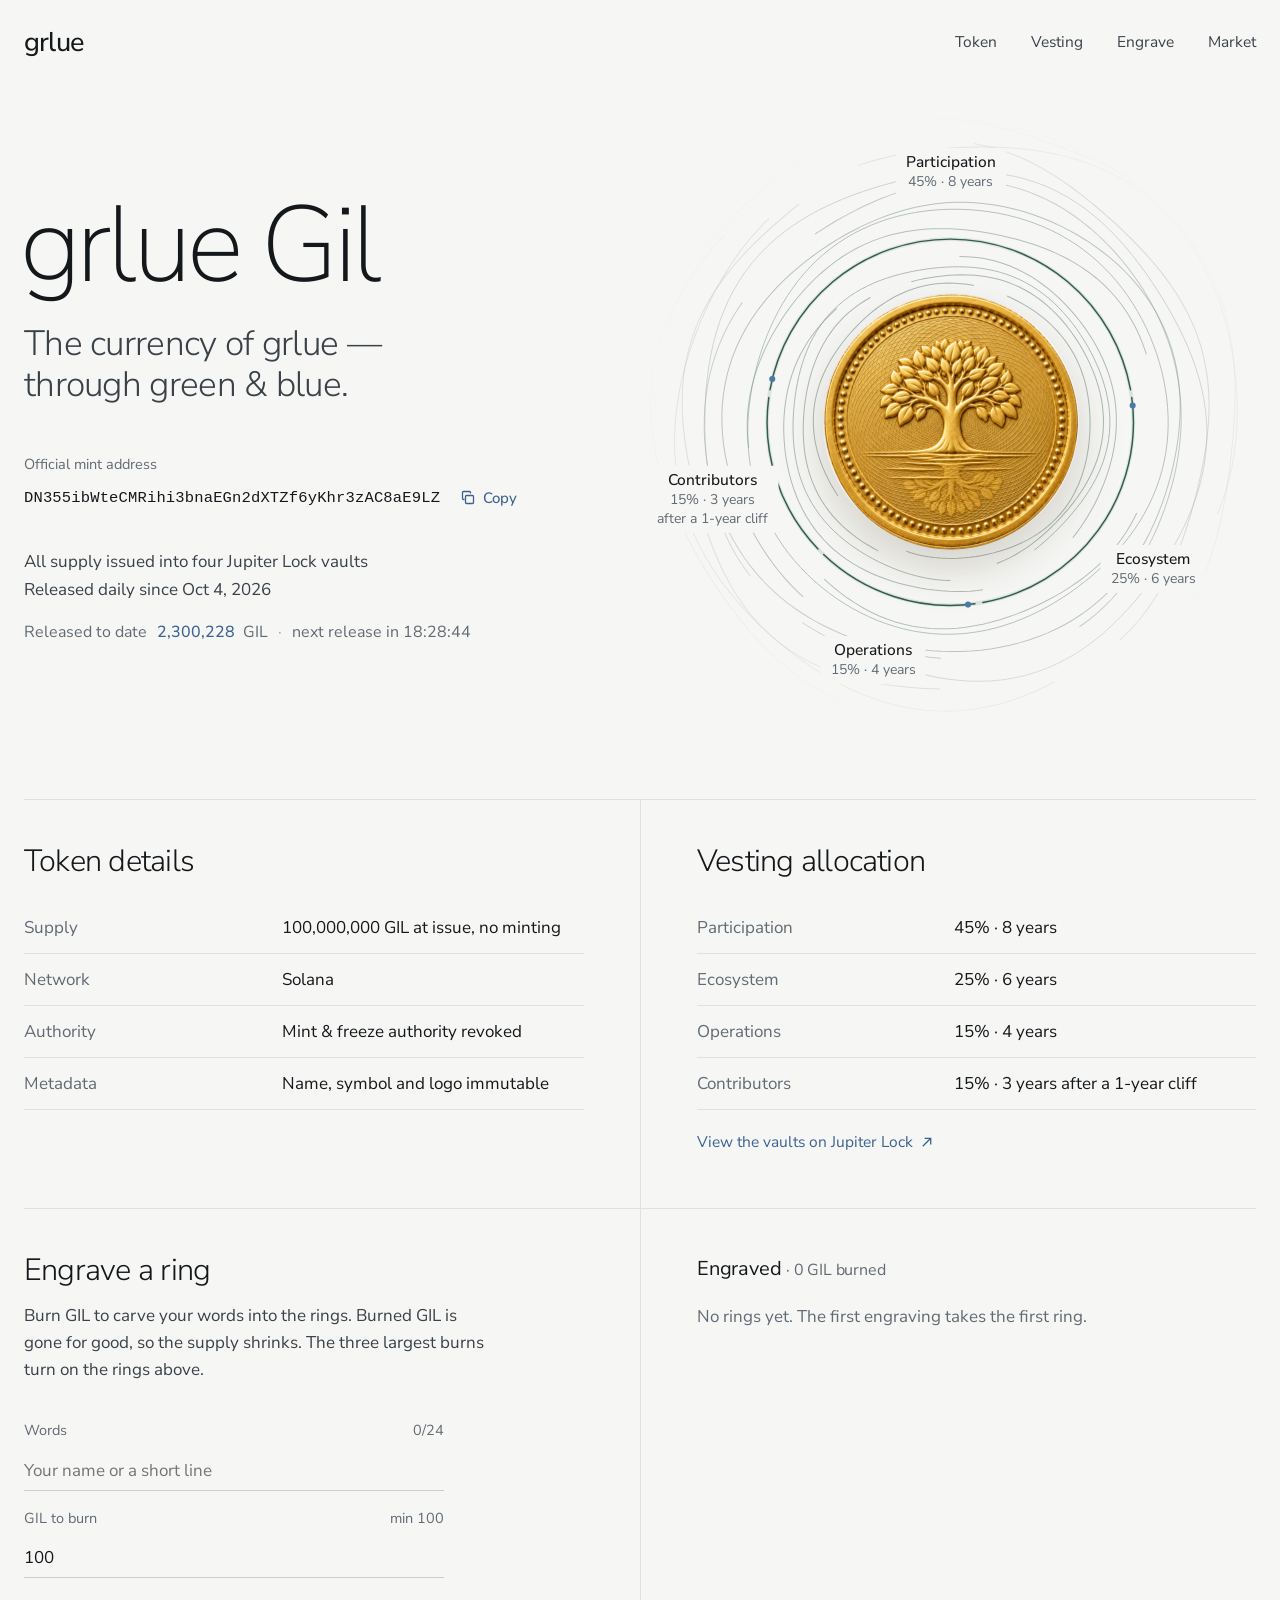
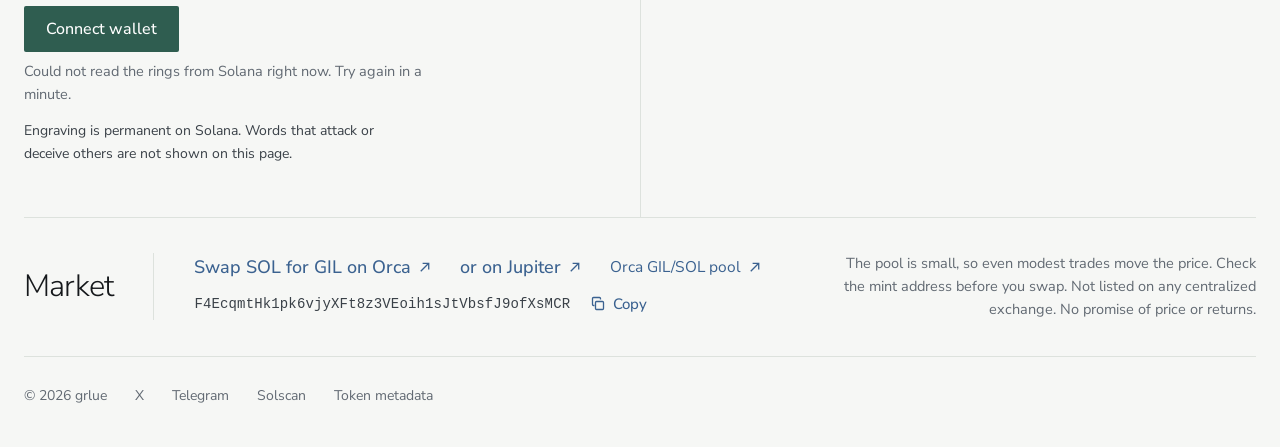
<file: index.html>
<!doctype html>
<html lang="en">
<head>
  <meta charset="utf-8">
  <meta name="viewport" content="width=device-width, initial-scale=1">
  <meta name="description" content="grlue Gil (GIL), the currency of grlue. Official Solana mint address, fixed supply and daily vesting schedule.">
  <meta property="og:type" content="website">
  <meta property="og:title" content="grlue Gil (GIL)">
  <meta property="og:description" content="The currency of grlue. Official Solana mint: DN355ibWteCMRihi3bnaEGn2dXTZf6yKhr3zAC8aE9LZ">
  <meta property="og:url" content="https://gil.grlue.com/">
  <meta property="og:image" content="https://gil.grlue.com/assets/logo/gil-back-512.png">
  <meta name="twitter:card" content="summary">
  <meta name="theme-color" content="#f6f7f5">
  <title>grlue Gil (GIL)</title>
  <link rel="icon" type="image/png" href="assets/logo/gil-back-32.png">
  <link rel="stylesheet" href="home.css">
  <script src="gil.js" defer></script>
  <script src="rings.js" defer></script>
</head>
<body>
  <a class="skip" href="#main">Skip to content</a>
  <header class="nav wrap">
    <a class="wordmark" href="#top" aria-label="grlue home">grlue</a>
    <nav aria-label="Sections">
      <a href="#token">Token</a>
      <a href="#vesting">Vesting</a>
      <a href="#engrave">Engrave</a>
      <a href="#market">Market</a>
    </nav>
  </header>

  <main id="main">
    <section class="hero wrap" id="top" aria-labelledby="title">
      <div class="hero-copy">
        <h1 id="title">grlue Gil</h1>
        <p class="purpose">The currency of grlue&nbsp;—<br>through green &amp; blue.</p>

        <div class="mint">
          <p class="label" id="mint-label">Official mint address</p>
          <div class="addr">
            <code aria-labelledby="mint-label">DN355ibWteCMRihi3bnaEGn2dXTZf6yKhr3zAC8aE9LZ</code>
            <button class="copy" type="button" data-copy="DN355ibWteCMRihi3bnaEGn2dXTZf6yKhr3zAC8aE9LZ">
              <svg viewBox="0 0 16 16" aria-hidden="true"><rect x="5.5" y="5.5" width="8" height="8" rx="1"/><path d="M10.5 3.5v-1a1 1 0 0 0-1-1h-6a1 1 0 0 0-1 1v6a1 1 0 0 0 1 1h1"/></svg>
              <span>Copy</span>
            </button>
          </div>
        </div>

        <p class="lock-line">All supply issued into four Jupiter Lock vaults<br>Released daily since Oct 4, 2026</p>
        <p class="released">Released to date <strong id="released">—</strong> GIL<span class="next" id="next-wrap" hidden><span class="sep" aria-hidden="true">·</span>next release in <span id="next">--:--:--</span></span></p>
      </div>

      <figure class="rings" aria-label="The coin at the centre of rings. The vault ring is split by allocation: Participation 45%, Ecosystem 25%, Operations 15%, Contributors 15%.">
        <svg id="ring-art" viewBox="-500 -500 1000 1000" aria-hidden="true"></svg>
        <img class="coin" src="assets/logo/gil-back-512.png" srcset="assets/logo/gil-back-512.png 1x, assets/logo/gil-back-full.png 2x" width="512" height="512" alt="The GIL coin: a leafy tree reflected in still fresh water" fetchpriority="high">
        <div class="v-tag" style="--a:0"><b>Participation</b><span>45% · 8 years</span></div>
        <div class="v-tag" style="--a:126"><b>Ecosystem</b><span>25% · 6 years</span></div>
        <div class="v-tag" style="--a:198"><b>Operations</b><span>15% · 4 years</span></div>
        <div class="v-tag" style="--a:252"><b>Contributors</b><span>15% · 3 years<br>after a 1-year cliff</span></div>
      </figure>
    </section>

    <section class="details wrap" aria-label="Token and vesting details">
      <div class="col" id="token">
        <h2>Token details</h2>
        <dl>
          <div><dt>Supply</dt><dd>100,000,000 GIL at issue, no minting<span class="supply-now" id="supply-now"></span></dd></div>
          <div><dt>Network</dt><dd>Solana</dd></div>
          <div><dt>Authority</dt><dd>Mint &amp; freeze authority revoked</dd></div>
          <div><dt>Metadata</dt><dd>Name, symbol and logo immutable</dd></div>
        </dl>
      </div>
      <div class="col" id="vesting">
        <h2>Vesting allocation</h2>
        <dl>
          <div><dt>Participation</dt><dd>45% · 8 years</dd></div>
          <div><dt>Ecosystem</dt><dd>25% · 6 years</dd></div>
          <div><dt>Operations</dt><dd>15% · 4 years</dd></div>
          <div><dt>Contributors</dt><dd>15% · 3 years after a 1-year cliff</dd></div>
        </dl>
        <a class="ext" href="https://lock.jup.ag/token/DN355ibWteCMRihi3bnaEGn2dXTZf6yKhr3zAC8aE9LZ" target="_blank" rel="noopener">View the vaults on Jupiter Lock<svg viewBox="0 0 16 16" aria-hidden="true"><path d="M6 3.5h6.5V10M12.5 3.5 4 12"/></svg></a>
      </div>
    </section>

    <section class="engrave wrap" id="engrave" aria-labelledby="engrave-title">
      <div class="eng-copy">
        <h2 id="engrave-title">Engrave a ring</h2>
        <p>Burn GIL to carve your words into the rings. Burned GIL is gone for good, so the supply shrinks. The three largest burns turn on the rings above.</p>
        <div class="eng-form">
          <label for="ring-text">Words <span id="ring-count">0/24</span></label>
          <input id="ring-text" type="text" maxlength="24" autocomplete="off" placeholder="Your name or a short line">
          <label for="ring-amount">GIL to burn <span>min 100</span></label>
          <input id="ring-amount" type="number" min="100" step="1" value="100" inputmode="numeric">
          <button id="ring-go" type="button">Connect wallet</button>
          <p class="eng-status" id="ring-status" role="status" aria-live="polite">Open this page in your Solana wallet's browser to engrave.</p>
        </div>
        <p class="eng-fine">Engraving is permanent on Solana. Words that attack or deceive others are not shown on this page.</p>
      </div>
      <div class="eng-list">
        <h3>Engraved <span class="eng-total">· <span id="ring-burned">0</span> GIL burned</span></h3>
        <p class="eng-empty" id="ring-empty">No rings yet. The first engraving takes the first ring.</p>
        <ol id="ring-list"></ol>
      </div>
    </section>

    <section class="market wrap" id="market" aria-labelledby="market-title">
      <h2 id="market-title">Market</h2>
      <div class="market-body">
        <a class="ext strong" href="https://www.orca.so/trade?tokenIn=So11111111111111111111111111111111111111112&amp;tokenOut=DN355ibWteCMRihi3bnaEGn2dXTZf6yKhr3zAC8aE9LZ" target="_blank" rel="noopener">Swap SOL for GIL on Orca<svg viewBox="0 0 16 16" aria-hidden="true"><path d="M6 3.5h6.5V10M12.5 3.5 4 12"/></svg></a>
        <a class="ext strong" href="https://jup.ag/swap?buy=DN355ibWteCMRihi3bnaEGn2dXTZf6yKhr3zAC8aE9LZ&amp;sell=So11111111111111111111111111111111111111112" target="_blank" rel="noopener">or on Jupiter<svg viewBox="0 0 16 16" aria-hidden="true"><path d="M6 3.5h6.5V10M12.5 3.5 4 12"/></svg></a>
        <a class="ext" href="https://www.orca.so/pools/F4EcqmtHk1pk6vjyXFt8z3VEoih1sJtVbsfJ9ofXsMCR" target="_blank" rel="noopener">Orca GIL/SOL pool<svg viewBox="0 0 16 16" aria-hidden="true"><path d="M6 3.5h6.5V10M12.5 3.5 4 12"/></svg></a>
        <div class="addr small">
          <code>F4EcqmtHk1pk6vjyXFt8z3VEoih1sJtVbsfJ9ofXsMCR</code>
          <button class="copy" type="button" data-copy="F4EcqmtHk1pk6vjyXFt8z3VEoih1sJtVbsfJ9ofXsMCR">
            <svg viewBox="0 0 16 16" aria-hidden="true"><rect x="5.5" y="5.5" width="8" height="8" rx="1"/><path d="M10.5 3.5v-1a1 1 0 0 0-1-1h-6a1 1 0 0 0-1 1v6a1 1 0 0 0 1 1h1"/></svg>
            <span>Copy</span>
          </button>
        </div>
      </div>
      <p class="notice">The pool is small, so even modest trades move the price. Check the mint address before you swap. Not listed on any centralized exchange. No promise of price or returns.</p>
    </section>
  </main>

  <footer class="foot wrap">
    <span>© 2026 grlue</span>
    <a href="https://x.com/grluegil" target="_blank" rel="noopener">X</a>
    <a href="https://t.me/grluegil" target="_blank" rel="noopener">Telegram</a>
    <a href="https://solscan.io/token/DN355ibWteCMRihi3bnaEGn2dXTZf6yKhr3zAC8aE9LZ" target="_blank" rel="noopener">Solscan</a>
    <a href="https://github.com/grlue/gil" target="_blank" rel="noopener">Token metadata</a>
  </footer>
</body>
</html>
</file>
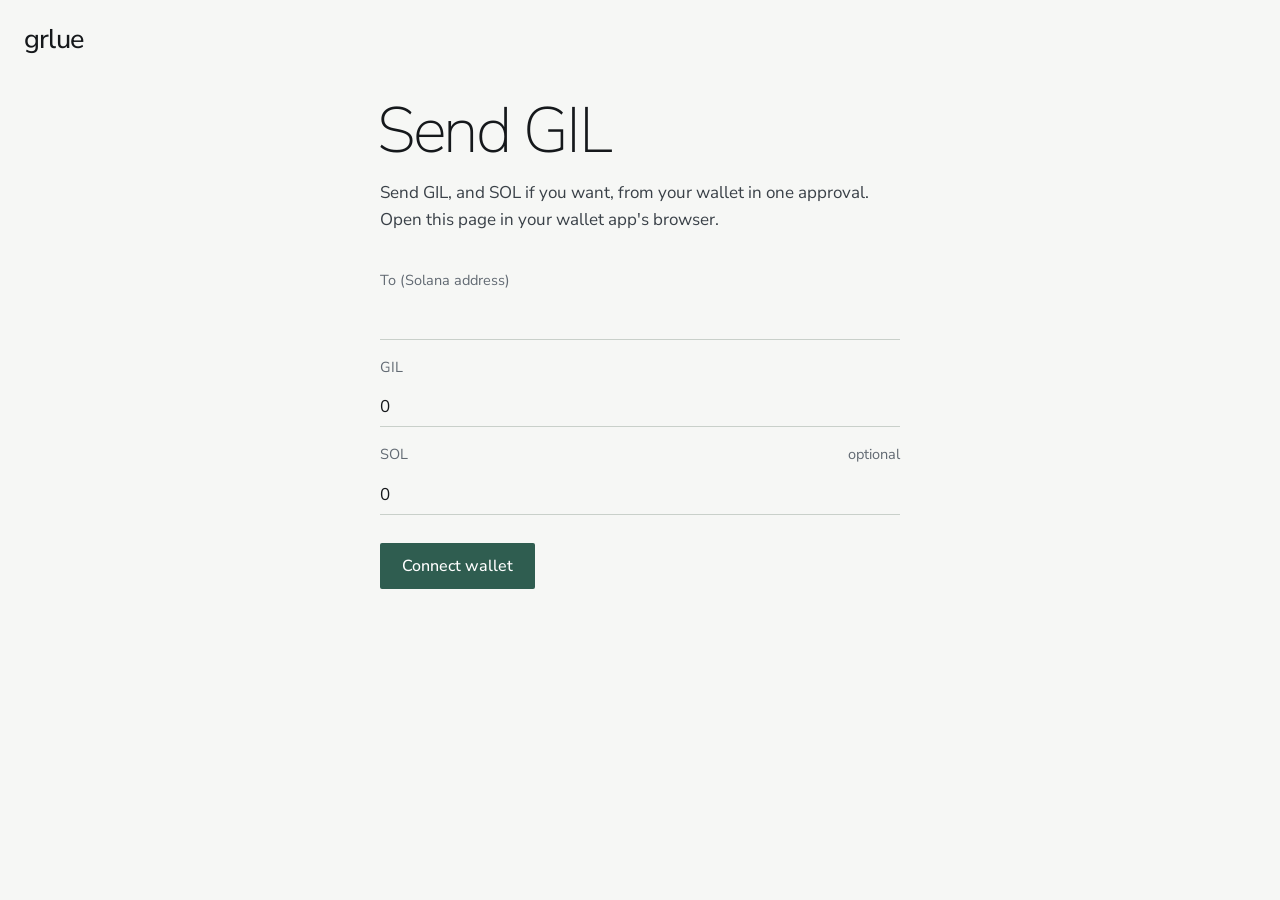
<file: send.html>
<!doctype html>
<html lang="en">
<head>
  <meta charset="utf-8">
  <meta name="viewport" content="width=device-width, initial-scale=1">
  <meta name="robots" content="noindex,nofollow">
  <title>Send GIL · grlue</title>
  <link rel="icon" type="image/png" href="assets/logo/gil-back-32.png">
  <link rel="stylesheet" href="home.css">
  <style>
    .send { max-width: 520px; padding-block: 24px 64px; }
    .send h1 { font-size: clamp(40px, 9vw, 64px); margin-bottom: 18px; }
    .send p { color: var(--ink-2); }
    .send .eng-form { max-width: none; }
  </style>
  <script src="send.js" defer></script>
</head>
<body>
  <header class="nav wrap"><a class="wordmark" href="./">grlue</a></header>
  <main class="send wrap">
    <h1>Send GIL</h1>
    <p>Send GIL, and SOL if you want, from your wallet in one approval. Open this page in your wallet app's browser.</p>
    <div class="eng-form">
      <label for="to">To (Solana address)</label>
      <input id="to" type="text" autocomplete="off" spellcheck="false">
      <label for="gil">GIL</label>
      <input id="gil" type="number" min="0" step="1" value="0" inputmode="numeric">
      <label for="sol">SOL <span>optional</span></label>
      <input id="sol" type="number" min="0" step="0.001" value="0" inputmode="decimal">
      <button id="ring-go" type="button">Connect wallet</button>
      <p class="eng-status" id="status" role="status" aria-live="polite"></p>
    </div>
  </main>
</body>
</html>
</file>
<file: home.css>
@font-face {
  font-family: "Nunito Sans";
  src: url("assets/fonts/NunitoSans-latin.woff2") format("woff2");
  font-weight: 200 1000;
  font-style: normal;
  font-display: swap;
}

/* Growth rings: light stone ground, hairline rings, one blue for what is released, deep green for the vaults. */
:root {
  --bg: #f6f7f5;
  --ink: #15181b;
  --ink-2: #3a4148;
  --muted: #626a73;
  --line: #dde2dd;
  --ring: #7f918a;
  --green: #2f5d50;
  --blue: #4e79a7;
  --blue-deep: #3b6290;
  --sans: "Avenir Next", Avenir, "Nunito Sans", "Helvetica Neue", Arial, sans-serif;
  --mono: ui-monospace, "SF Mono", "Cascadia Mono", Consolas, monospace;
  --wrap: 1240px;
  --ease: cubic-bezier(.16, 1, .3, 1);
  color-scheme: light;
}

* { box-sizing: border-box; }
html { scroll-behavior: smooth; scroll-padding-top: 24px; }
body {
  margin: 0;
  background: var(--bg);
  color: var(--ink);
  font: 400 17px/1.6 var(--sans);
  -webkit-font-smoothing: antialiased;
  overflow-x: clip;
}
::selection { background: #d5e2ef; color: var(--ink); }
h1, h2, p, dl, dd, figure { margin: 0; }
a { color: inherit; text-decoration: none; }
img { display: block; max-width: 100%; height: auto; }
code { font-family: var(--mono); font-size: 15.5px; letter-spacing: .01em; color: var(--ink); overflow-wrap: anywhere; }
:focus-visible { outline: 2px solid var(--blue); outline-offset: 4px; border-radius: 2px; }
[hidden] { display: none !important; }
html { scrollbar-color: #b9c1bb var(--bg); }

.wrap { width: min(100% - 48px, var(--wrap)); margin-inline: auto; }
.skip { position: absolute; left: 16px; top: -60px; z-index: 20; background: var(--bg); padding: 8px 14px; }
.skip:focus { top: 12px; }

/* Nav */
.nav { position: relative; z-index: 3; display: flex; align-items: center; justify-content: space-between; padding-block: 26px; }
.wordmark { font-size: 27px; font-weight: 480; letter-spacing: -.03em; line-height: 1; }
.nav nav { display: flex; gap: 34px; font-size: 15.5px; color: var(--ink-2); }
.nav nav a { padding-block: 4px; background: linear-gradient(var(--ink), var(--ink)) left bottom / 0 1px no-repeat; transition: background-size .35s var(--ease), color .2s; }
.nav nav a:hover { color: var(--ink); background-size: 100% 1px; }

/* Hero */
.hero {
  position: relative;
  display: grid;
  grid-template-columns: minmax(0, 1fr) minmax(0, 1.05fr);
  align-items: center;
  gap: 40px;
  padding-block: 32px 72px;
  min-height: 660px;
}
.hero-copy { position: relative; z-index: 2; display: grid; gap: 0; }
h1 {
  font-size: clamp(64px, 8.4vw, 128px);
  font-weight: 200;
  line-height: .9;
  letter-spacing: -.04em;
  margin-left: -.04em;
}
.purpose { margin-top: 28px; font-size: clamp(26px, 2.75vw, 40px); font-weight: 300; line-height: 1.16; letter-spacing: -.02em; color: var(--ink-2); }
.mint { margin-top: 48px; }
.label { font-size: 14.5px; color: var(--muted); }
.addr { display: flex; flex-wrap: wrap; align-items: center; gap: 6px 18px; margin-top: 6px; }
.copy {
  display: inline-flex; align-items: center; gap: 7px;
  font: 500 15px var(--sans); color: var(--blue-deep);
  background: none; border: 0; padding: 6px 2px; cursor: pointer;
}
.copy svg { width: 16px; height: 16px; fill: none; stroke: currentColor; stroke-width: 1.3; }
.copy:hover span { text-decoration: underline; text-underline-offset: 4px; text-decoration-thickness: 1px; }
.copy[data-done] { color: var(--green); }
.lock-line { margin-top: 34px; color: var(--ink-2); line-height: 1.65; }
.released { margin-top: 16px; font-size: 16px; color: var(--muted); font-variant-numeric: tabular-nums; }
.released strong { font-weight: 500; color: var(--blue-deep); margin-inline: 6px 4px; }
.sep { margin-inline: 10px; color: #a7b0aa; }

/* Rings */
.rings { position: relative; z-index: 1; width: min(100%, 660px); aspect-ratio: 1; justify-self: center; }
#ring-art {
  position: absolute; inset: 0; width: 100%; height: 100%; overflow: visible; z-index: -1;
  -webkit-mask-image: radial-gradient(closest-side, #000 74%, transparent 100%);
  mask-image: radial-gradient(closest-side, #000 74%, transparent 100%);
}
.ring { fill: none; stroke: var(--ring); stroke-width: 1; vector-effect: non-scaling-stroke; opacity: var(--o); transform-box: fill-box; transform-origin: center; animation: ring-in 1.8s var(--ease) backwards; animation-delay: calc(var(--i) * 45ms + 120ms); }
.vault-base { fill: none; stroke: var(--line); stroke-width: 6; }
.vault { fill: none; stroke: var(--green); stroke-width: 2.4; stroke-linecap: round; stroke-dasharray: 1 1; animation: draw 1.6s var(--ease) backwards; animation-delay: calc(.9s + var(--i) * 120ms); }
.vault-done { fill: var(--blue); }
.ripple { fill: none; stroke: var(--blue); stroke-width: 1.2; vector-effect: non-scaling-stroke; opacity: 0; transform-box: fill-box; transform-origin: center; animation: ripple 12s cubic-bezier(.22, .8, .36, 1) infinite; animation-delay: calc(2.2s + var(--i) * 4s); }
.coin {
  position: absolute; left: 50%; top: 50%; width: 42%; translate: -50% -50%;
  filter: drop-shadow(0 18px 22px rgb(70 56 20 / .2));
  animation: coin-in 1.6s var(--ease) backwards .1s;
}
.v-tag {
  --r: 41%;
  position: absolute;
  left: calc(50% + sin(var(--a) * 1deg) * var(--r));
  top: calc(50% - cos(var(--a) * 1deg) * var(--r));
  translate: -50% -50%;
  display: grid; justify-items: center; text-align: center;
  font-size: 14px; line-height: 1.35; color: var(--muted); white-space: nowrap;
  background: var(--bg); padding: 4px 10px; border-radius: 2px;
  animation: fade 1.2s var(--ease) backwards 1.4s;
}
.v-tag b { font-weight: 500; font-size: 15.5px; color: var(--ink); }

@keyframes ring-in { from { opacity: 0; transform: scale(.93); } }
@keyframes draw { from { stroke-dashoffset: 1; } }
@keyframes coin-in { from { opacity: 0; transform: translateY(10px) scale(.97); } }
@keyframes fade { from { opacity: 0; } }
@keyframes ripple {
  0% { opacity: 0; transform: scale(1); }
  6% { opacity: .55; }
  100% { opacity: 0; transform: scale(3.6); }
}

/* Details */
.details {
  display: grid; grid-template-columns: minmax(0, 1fr) minmax(0, 1fr);
  border-top: 1px solid var(--line);
}
.col { padding-block: 44px 52px; min-width: 0; }
.col + .col { padding-left: 56px; border-left: 1px solid var(--line); }
.col:first-child { padding-right: 56px; }
h2 { font-size: clamp(26px, 2.4vw, 34px); font-weight: 300; letter-spacing: -.025em; line-height: 1.15; }
dl { margin-top: 22px; }
dl > div { display: grid; grid-template-columns: minmax(0, 1fr) minmax(0, 1.25fr); gap: 16px; padding-block: 12px; border-bottom: 1px solid var(--line); }
dt { color: var(--muted); }
dd { color: var(--ink); font-variant-numeric: tabular-nums; }
.ext { display: inline-flex; align-items: center; gap: 6px; margin-top: 20px; font-size: 15.5px; color: var(--blue-deep); }
.ext svg { width: 15px; height: 15px; fill: none; stroke: currentColor; stroke-width: 1.4; transition: translate .3s var(--ease); }
.ext:hover svg { translate: 2px -2px; }
.ext:hover { text-decoration: underline; text-underline-offset: 4px; text-decoration-thickness: 1px; }

.eng-text { font: 500 21px var(--sans); fill: var(--green); letter-spacing: .04em; }
.supply-now { display: block; color: var(--muted); font-size: 15px; }
.supply-now:empty { display: none; }

/* Engrave */
.engrave { display: grid; grid-template-columns: minmax(0, 1fr) minmax(0, 1fr); border-top: 1px solid var(--line); }
.eng-copy { padding-block: 44px 52px; padding-right: 56px; min-width: 0; }
.eng-copy > p { margin-top: 14px; max-width: 46ch; color: var(--ink-2); }
.eng-form { display: grid; gap: 8px; margin-top: 28px; max-width: 420px; }
.eng-form label { display: flex; justify-content: space-between; font-size: 14.5px; color: var(--muted); margin-top: 8px; }
.eng-form input {
  font: 400 17px var(--sans); color: var(--ink); background: transparent;
  border: 0; border-bottom: 1px solid #c9d0ca; border-radius: 0; padding: 8px 0; outline: none;
  transition: border-color .2s;
}
.eng-form input:focus { border-color: var(--green); }
#ring-go {
  margin-top: 20px; justify-self: start;
  font: 500 16px var(--sans); color: #fff; background: var(--green);
  border: 0; border-radius: 2px; padding: 12px 22px; cursor: pointer; transition: background .2s;
}
#ring-go:hover { background: #244a40; }
#ring-go:disabled { opacity: .6; cursor: progress; }
.eng-status { font-size: 14.5px; color: var(--muted); min-height: 1.6em; }
.eng-status[data-bad="1"] { color: #a33a2e; }
.eng-fine { margin-top: 22px; font-size: 14px; color: var(--muted); }
.eng-list { padding-block: 44px 52px; padding-left: 56px; border-left: 1px solid var(--line); min-width: 0; }
.eng-list h3 { font-size: 20px; font-weight: 400; letter-spacing: -.01em; margin: 0; }
.eng-total { color: var(--muted); font-size: 16px; font-variant-numeric: tabular-nums; }
.eng-empty { margin-top: 18px; color: var(--muted); }
#ring-list { list-style: none; margin: 14px 0 0; padding: 0; counter-reset: r; }
#ring-list li { display: grid; grid-template-columns: 28px minmax(0, 1fr) auto; column-gap: 12px; padding-block: 12px; border-bottom: 1px solid var(--line); counter-increment: r; }
#ring-list li::before { content: counter(r); color: var(--muted); font-variant-numeric: tabular-nums; grid-row: span 2; }
.r-text { color: var(--ink); overflow-wrap: anywhere; }
.r-amt { color: var(--blue-deep); font-variant-numeric: tabular-nums; }
.r-meta { grid-column: 2 / 4; font-size: 13.5px; color: var(--muted); }
.r-meta:hover { color: var(--ink); }

/* Market */
.market {
  display: grid; grid-template-columns: auto minmax(0, 1fr) auto; align-items: center; gap: 20px 40px;
  padding-block: 34px; border-top: 1px solid var(--line);
}
.market-body { display: flex; flex-wrap: wrap; align-items: center; gap: 6px 28px; padding-left: 40px; border-left: 1px solid var(--line); min-width: 0; }
.market .ext { margin-top: 0; }
.ext.strong { font-size: 18px; font-weight: 500; }
.addr.small { margin-top: 0; }
.addr.small code { font-size: 14px; color: var(--ink-2); }
.notice { max-width: 46ch; font-size: 14.5px; color: var(--muted); text-align: right; }

/* Footer */
.foot { display: flex; flex-wrap: wrap; gap: 8px 28px; padding-block: 28px 40px; border-top: 1px solid var(--line); font-size: 14px; color: var(--muted); }
.foot a:hover { color: var(--ink); }

@media (max-width: 980px) {
  .hero { display: flex; flex-direction: column; align-items: stretch; min-height: 0; padding-block: 16px 64px; gap: 0; }
  .hero-copy { display: contents; }
  h1 { order: 1; }
  .purpose { order: 2; }
  .rings { order: 3; width: min(100%, 520px); align-self: center; margin-block: 28px 4px; }
  .mint { order: 4; }
  .lock-line { order: 5; }
  .released { order: 6; }
  .details { grid-template-columns: 1fr; }
  .col:first-child { padding-right: 0; }
  .col + .col { padding-left: 0; border-left: 0; border-top: 1px solid var(--line); }
  .market { grid-template-columns: 1fr; }
  .engrave { grid-template-columns: 1fr; }
  .eng-copy { padding-right: 0; }
  .eng-list { padding-left: 0; border-left: 0; border-top: 1px solid var(--line); }
  .market-body { padding-left: 0; border-left: 0; }
  .notice { text-align: left; max-width: none; }
}
@media (max-width: 560px) {
  body { font-size: 16px; }
  .wrap { width: min(100% - 32px, var(--wrap)); }
  .nav { padding-block: 20px; }
  .nav nav { gap: 20px; font-size: 15px; }
  .purpose { margin-top: 20px; }
  .mint { margin-top: 32px; }
  code, .addr.small code { font-size: 13px; letter-spacing: 0; }
  .next { display: block; }
  .next .sep { display: none; }
  .v-tag { --r: 41%; font-size: 12px; }
  .v-tag b { font-size: 13px; }
  .v-tag span { display: none; }
  dl > div { grid-template-columns: 1fr; gap: 2px; }
}
@media (prefers-reduced-motion: reduce) {
  html { scroll-behavior: auto; }
  *, *::before, *::after { animation: none !important; transition: none !important; }
  .ripple { display: none; }
}
</file>
